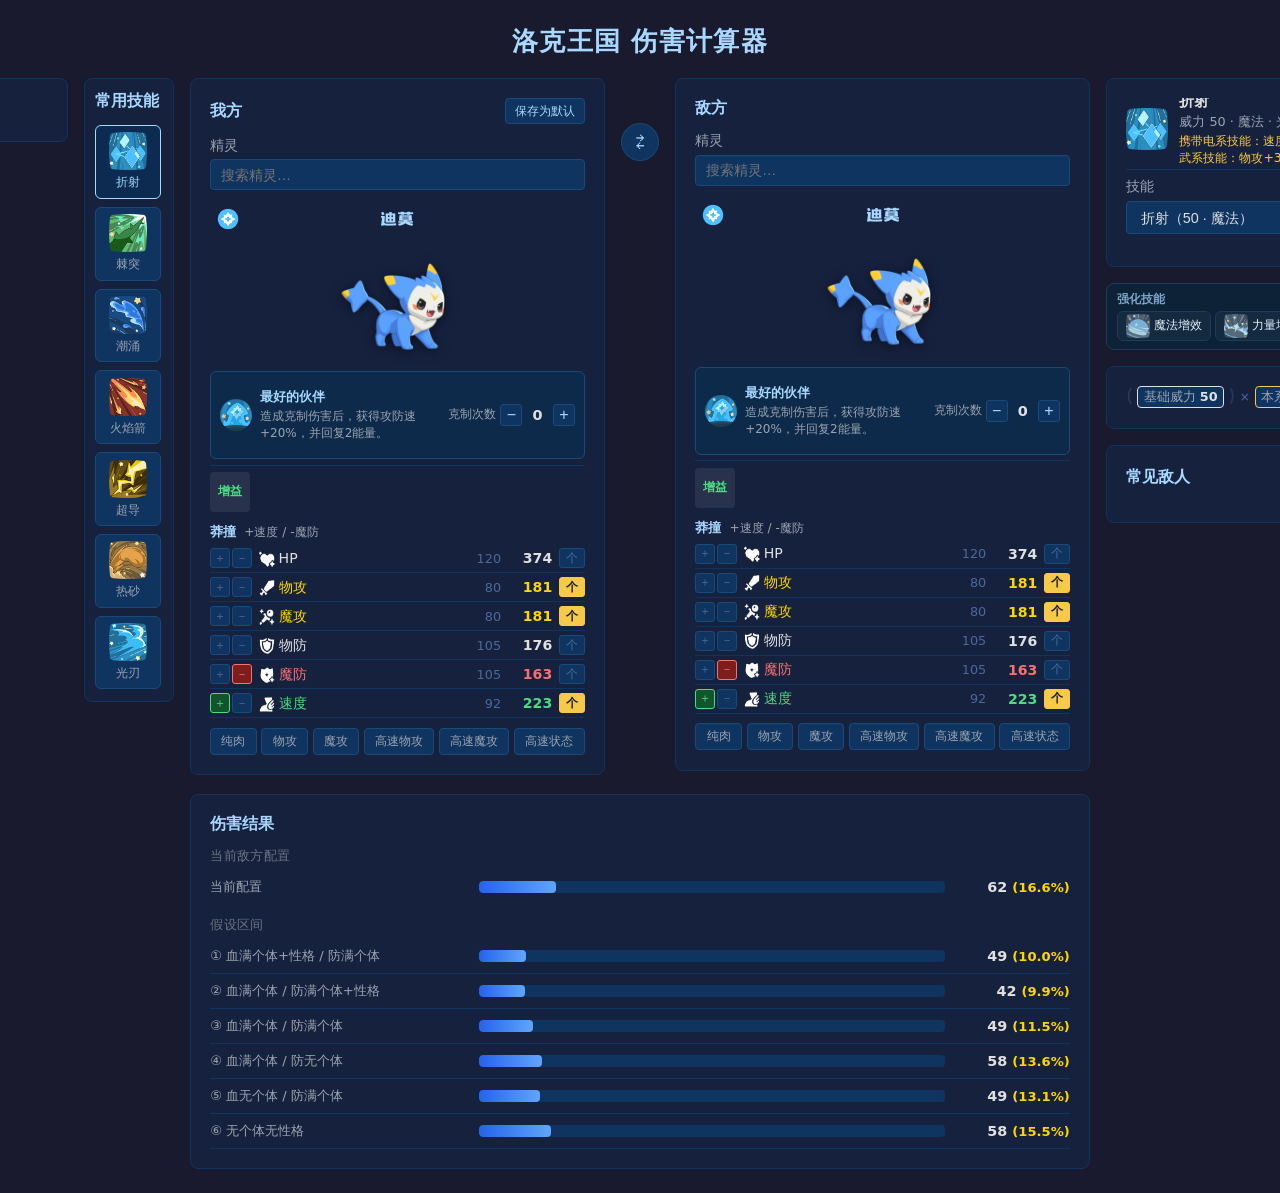
<file: index.html>
<!DOCTYPE html>
<html lang="zh-CN">
<head>
  <meta charset="UTF-8">
  <meta name="viewport" content="width=device-width, initial-scale=1.0">
  <title>洛克王国 伤害计算器</title>
  <link rel="stylesheet" href="style.css">
</head>
<body>
  <div class="app">
    <h1>洛克王国 伤害计算器</h1>

    <div class="battle-row">
      <section class="panel saved-creatures-panel">
        <div class="panel-header">
          <h2>已保存精灵</h2>
          <button id="save-creature-btn" class="save-creature-btn">保存当前精灵</button>
        </div>
        <div id="saved-creatures" class="saved-creatures-grid"></div>
      </section>

      <section class="panel common-moves-panel">
        <h2>常用技能</h2>
        <div id="common-moves" class="common-moves-grid"></div>
      </section>

      <section class="panel attacker-panel">
        <div class="panel-header">
          <h2>我方</h2>
          <div id="attacker-default-btns" class="attacker-default-btns"></div>
        </div>
        <label>精灵
          <div class="csearch-wrap">
            <input type="text" id="attacker-search-input" class="csearch-input" placeholder="搜索精灵…" autocomplete="off" spellcheck="false">
            <div id="attacker-search-list" class="csearch-list" hidden></div>
          </div>
          <select id="attacker-select" hidden></select>
        </label>
        <div id="attacker-stats" class="stat-grid"></div>
        <div id="attacker-presets" class="attacker-presets"></div>
      </section>

      <div class="swap-col">
        <button id="swap-btn" title="交换攻守精灵">⇄</button>
      </div>

      <section class="panel defender-panel">
        <h2>敌方</h2>
        <label>精灵
          <div class="csearch-wrap">
            <input type="text" id="defender-search-input" class="csearch-input" placeholder="搜索精灵…" autocomplete="off" spellcheck="false">
            <div id="defender-search-list" class="csearch-list" hidden></div>
          </div>
          <select id="defender-select" hidden></select>
        </label>
        <div id="defender-stats" class="stat-grid"></div>
        <div id="defender-presets" class="attacker-presets"></div>
      </section>
      <div class="move-col">
        <section class="panel move-panel">
          <div id="move-info-bar" class="move-info-bar"></div>
          <label class="move-select-label">技能<select id="move-select"></select></label>
        </section>
        <div class="move-buff-panel" id="move-buff-panel" style="display:none"></div>
        <section class="panel power-panel" id="power-panel">
          <div id="power-breakdown" class="power-breakdown"></div>
        </section>
        <section class="panel common-enemies-panel">
          <div class="panel-header">
            <h2>常见敌人</h2>
            <button id="lock-enemy-btn" class="lock-enemy-btn">锁定敌方阵容</button>
            <button id="save-enemy-btn" class="save-creature-btn">保存当前敌人</button>
          </div>
          <div id="common-enemies" class="common-enemies-grid"></div>
        </section>
      </div>
    </div>

    <section class="panel result-panel" id="result-panel" hidden>
      <h2>伤害结果</h2>
      <p class="result-subtitle">当前敌方配置</p>
      <div id="result-current"></div>
      <p class="result-subtitle" style="margin-top:0.8rem">假设区间</p>
      <div id="result-bars"></div>
    </section>
  </div>

  <script src="data/moves.js"></script>
  <script src="data/creatures.js"></script>
  <script src="data/buffs.js"></script>
  <script src="calculator.js"></script>
  <script src="app.js"></script>
</body>
</html>
</file>
<file: style.css>
@font-face {
  font-family: "MIANFEIZITI";
  src: url("assets/fonts/MIANFEIZITI.ttf") format("truetype");
}

*, *::before, *::after { box-sizing: border-box; margin: 0; padding: 0; }

body {
  font-family: 'Segoe UI', system-ui, sans-serif;
  background: #1a1a2e;
  color: #e0e0e0;
  min-height: 100vh;
  padding: 1.5rem;
}

.app { max-width: 900px; margin: 0 auto; display: flex; flex-direction: column; gap: 1.2rem; }

h1 { text-align: center; font-size: 1.6rem; color: #a8d8ff; letter-spacing: 0.05em; }
h2 { font-size: 1rem; color: #a8d8ff; margin-bottom: 0.8rem; }

.panel { background: #16213e; border: 1px solid #0f3460; border-radius: 8px; padding: 1.2rem; }

.battle-row {
  display: grid;
  grid-template-columns: auto auto 1fr auto 1fr auto;
  gap: 1rem;
  align-items: start;
  margin-left: calc(-500px - 1rem - 90px - 1rem);
  width: calc(100% + 500px + 1rem + 90px + 1rem + 600px + 1rem);
}
.saved-creatures-panel { width: 500px; padding: 0.75rem 0.6rem; flex-shrink: 0; }

.panel-header { display: flex; align-items: center; margin-bottom: 0.8rem; }
.panel-header h2 { margin-bottom: 0; }
.lock-enemy-btn {
  margin-left: auto;
  margin-right: 0.4rem;
  padding: 0.2rem 0.6rem;
  background: #0f3460;
  border: 1px solid #1a4a7a;
  border-radius: 4px;
  color: #9ca3af;
  font-size: 0.78rem;
  cursor: pointer;
  white-space: nowrap;
  transition: background 0.15s, color 0.15s, border-color 0.15s;
}
.lock-enemy-btn:hover { background: #1a4a7a; color: #e0e0e0; }
.lock-enemy-btn.active {
  background: #5a2d00;
  border-color: #c07830;
  color: #ffcc88;
}
.lock-enemy-btn.active:hover { background: #7a3e00; }
.save-creature-btn {
  margin-left: 0;
  padding: 0.2rem 0.6rem;
  background: #0f3460;
  border: 1px solid #1a4a7a;
  border-radius: 4px;
  color: #9ca3af;
  font-size: 0.78rem;
  cursor: pointer;
  white-space: nowrap;
  transition: background 0.15s, color 0.15s;
}
.save-creature-btn:hover { background: #1a4a7a; color: #e0e0e0; }

.attacker-default-btns { display: flex; gap: 0.35rem; margin-left: auto; }
.default-save-btn, .default-reset-btn {
  padding: 0.2rem 0.55rem;
  border-radius: 4px;
  font-size: 0.75rem;
  cursor: pointer;
  white-space: nowrap;
  transition: background 0.15s, color 0.15s;
}
.default-save-btn {
  background: #0f3460; border: 1px solid #1a4a7a; color: #a8d8ff;
}
.default-save-btn:hover { background: #1a4a7a; color: #e0e0e0; }
.default-reset-btn {
  background: #3b0a0a; border: 1px solid #f87171; color: #f87171;
}
.default-reset-btn:hover { background: #7f1d1d; color: #fca5a5; }

.saved-creatures-grid {
  display: flex;
  flex-wrap: wrap;
  gap: 0.4rem;
}
.saved-creature-card {
  position: relative;
  display: flex;
  flex-direction: column;
  align-items: center;
  gap: 0.2rem;
  cursor: grab;
  width: 72px;
  border-radius: 6px;
  padding: 0.25rem;
  transition: background 0.15s;
}
.saved-creature-card:hover { background: rgba(26, 74, 122, 0.6); }
.saved-creature-remove {
  position: absolute;
  top: -4px; left: -4px;
  width: 16px; height: 16px;
  padding: 0;
  background: #7f1d1d;
  border: 1px solid #f87171;
  border-radius: 50%;
  color: #f87171;
  font-size: 0.75rem;
  line-height: 1;
  cursor: pointer;
  opacity: 0;
  transition: opacity 0.15s;
  z-index: 10;
}
.saved-creature-card:hover .saved-creature-remove { opacity: 1; }
.saved-creature-card.dragging { opacity: 0.4; cursor: grabbing; }
.saved-creature-card.drag-over { outline: 2px solid #a8d8ff; background: rgba(26, 74, 122, 0.6); }
.saved-creature-card img {
  width: 62px;
  height: 62px;
  object-fit: contain;
  filter: drop-shadow(0 2px 4px rgba(0,0,0,0.4));
}
.saved-creature-name {
  font-size: 0.75rem;
  color: #a8d8ff;
  text-align: center;
  word-break: break-all;
}
.saved-creature-overlay {
  display: none;
  position: absolute;
  inset: 0;
  flex-direction: column;
  align-items: center;
  justify-content: center;
  gap: 0.3rem;
  background: rgba(15, 52, 96, 0.65);
  border-radius: 6px;
  padding: 0.3rem;
}
.saved-creature-card:hover .saved-creature-overlay,
.saved-creature-card.pinned .saved-creature-overlay { display: flex; }
.saved-overlay-btn {
  width: 100%;
  padding: 0.2rem 0;
  font-size: 0.7rem;
  border-radius: 3px;
  cursor: pointer;
  border: 1px solid #1a4a7a;
  background: #0f3460;
  color: #e0e0e0;
  transition: background 0.15s;
}
.saved-overlay-btn:hover { background: #1a4a7a; }
.saved-overlay-btn--remove { background: #7f1d1d; border-color: #f87171; color: #f87171; }
.saved-overlay-btn--remove:hover { background: #991b1b; }
.saved-overlay-btn--overwrite { background: #713f12; border-color: #fbbf24; color: #fbbf24; }
.saved-overlay-btn--overwrite:hover { background: #92400e; }
.saved-rename-input {
  width: 100%;
  padding: 0.2rem 0.3rem;
  font-size: 0.7rem;
  background: #0f3460;
  border: 1px solid #a8d8ff;
  border-radius: 3px;
  color: #e0e0e0;
  outline: none;
}
.common-moves-panel { width: 90px; padding: 0.75rem 0.6rem; flex-shrink: 0; }
.move-col { width: 600px; display: flex; flex-direction: column; gap: 1rem; }
.move-col .power-panel,
.move-col .common-enemies-panel { margin: 0; }
.common-enemies-grid { display: flex; flex-wrap: wrap; gap: 0.4rem; margin-top: 0.4rem; }
.common-enemy-card {
  position: relative;
  display: flex;
  flex-direction: column;
  align-items: center;
  gap: 0.2rem;
  cursor: pointer;
  width: 72px;
  border-radius: 6px;
  padding: 0.25rem;
  transition: background 0.15s;
}
.enemy-bar-track {
  width: 100%;
  height: 4px;
  background: #1a3050;
  border-radius: 2px;
  margin-top: 0.25rem;
  overflow: hidden;
}
.enemy-bar-fill {
  height: 100%;
  background: #3b82f6;
  border-radius: 2px;
  transition: width 0.2s, background 0.2s;
}
.enemy-dmg-value {
  font-size: 0.65rem;
  color: #9ca3af;
  text-align: center;
  margin-top: 0.1rem;
  white-space: nowrap;
}
.enemy-dmg-value .bar-pct { color: #6b7280; }
.enemy-bar-fill.bar--yellow { background: #eab308; }
.enemy-bar-fill.bar--red    { background: #ef4444; }

.common-enemy-card { cursor: grab; }
.common-enemy-card:hover { background: rgba(26, 74, 122, 0.6); }
.common-enemy-card.dragging { opacity: 0.4; cursor: grabbing; }
.common-enemy-card.drag-over { outline: 2px solid #a8d8ff; background: rgba(26, 74, 122, 0.6); }
.common-enemy-card img { width: 62px; height: 62px; object-fit: contain; filter: drop-shadow(0 2px 4px rgba(0,0,0,0.4)); }
.common-enemy-remove {
  position: absolute;
  top: -4px; left: -4px;
  width: 16px; height: 16px;
  padding: 0;
  background: #7f1d1d;
  border: 1px solid #f87171;
  border-radius: 50%;
  color: #f87171;
  font-size: 0.75rem;
  line-height: 1;
  cursor: pointer;
  display: flex; align-items: center; justify-content: center;
  z-index: 1;
  opacity: 0;
  transition: opacity 0.15s;
}
.common-enemy-card:hover .common-enemy-remove { opacity: 1; }

/* 精灵搜索下拉 */
.csearch-wrap { position: relative; }

.csearch-input {
  background: #0f3460;
  color: #e0e0e0;
  border: 1px solid #1a4a7a;
  border-radius: 4px;
  padding: 0.4rem 0.6rem;
  font-size: 0.9rem;
  width: 100%;
}
.csearch-input:focus { outline: 2px solid #a8d8ff; }

.csearch-list {
  position: absolute;
  top: calc(100% + 2px);
  left: 0; right: 0;
  background: #0f3460;
  border: 1px solid #1a4a7a;
  border-radius: 4px;
  max-height: 220px;
  overflow-y: auto;
  z-index: 100;
  box-shadow: 0 4px 12px rgba(0,0,0,0.5);
}

.csearch-item {
  padding: 0.35rem 0.6rem;
  font-size: 0.88rem;
  cursor: pointer;
  color: #e0e0e0;
}
.csearch-item:hover { background: #1a4a7a; color: #fff; }

.swap-col {
  display: flex;
  align-items: center;
  justify-content: center;
  padding-top: 2.8rem;
}

#swap-btn {
  background: #0f3460;
  border: 1px solid #1a4a7a;
  border-radius: 50%;
  color: #a8d8ff;
  font-size: 1.3rem;
  width: 2.4rem;
  height: 2.4rem;
  cursor: pointer;
  display: flex;
  align-items: center;
  justify-content: center;
  transition: background 0.15s, color 0.15s, transform 0.2s;
  line-height: 1;
}
#swap-btn:hover { background: #1a4a7a; color: #fff; transform: rotate(180deg); }

label { display: flex; flex-direction: column; gap: 0.3rem; font-size: 0.85rem; color: #9ca3af; }

select, input[type="number"] {
  background: #0f3460;
  color: #e0e0e0;
  border: 1px solid #1a4a7a;
  border-radius: 4px;
  padding: 0.4rem 0.6rem;
  font-size: 0.9rem;
  width: 100%;
}
select:focus, input:focus { outline: 2px solid #a8d8ff; }

.stat-grid { margin-top: 0.8rem; }
.stat-label {
  position: relative;
  display: flex;
  align-items: center;
  gap: 0.4rem;
  color: #a8d8ff;
  margin-bottom: 0.4rem;
  height: 32px;
}
.stat-label-name {
  font-size: 1.1rem;
  white-space: nowrap;
  position: absolute;
  left: 50%;
  transform: translateX(-50%);
  font-family: "MIANFEIZITI" !important;
  font-variant-numeric: tabular-nums;
  font-feature-settings: 'tnum';
}
.stat-label-types { display: flex; align-items: center; gap: 0.25rem; flex-shrink: 0; }
.stat-label .boss-btn { margin-left: auto; flex-shrink: 0; }
.stat-row {
  display: flex;
  justify-content: space-between;
  padding: 0.2rem 0;
  font-size: 0.88rem;
  border-bottom: 1px solid #0f3460;
}
.stat-row span:last-child { font-weight: 600; color: #e0e0e0; }

/* 我方可交互属性行 */
.stat-row--interactive {
  display: flex;
  align-items: center;
  gap: 0.4rem;
  padding: 0.25rem 0;
  border-bottom: 1px solid #0f3460;
}
.stat-row--interactive .stat-name  { flex: 1; font-size: 0.88rem; }
.stat-row--interactive .stat-base  { color: #4a6a9a; font-size: 0.8rem; min-width: 2rem; text-align: right; }
.stat-row--interactive .stat-value { font-weight: 600; color: #e0e0e0; font-size: 0.88rem; min-width: 2.8rem; text-align: right; }

.nature-btns { display: flex; gap: 2px; flex-shrink: 0; }

.nature-btn {
  width: 20px; height: 20px;
  border: 1px solid #1a4a7a;
  border-radius: 3px;
  font-size: 0.72rem;
  cursor: pointer;
  background: #0f3460;
  color: #4a6a9a;
  display: flex; align-items: center; justify-content: center;
  line-height: 1;
  transition: background 0.15s, color 0.15s;
}
.nature-btn--plus.active  { background: #14532d; border-color: #4ade80; color: #4ade80; }
.nature-btn--minus.active { background: #7f1d1d; border-color: #f87171; color: #f87171; }
.nature-btn:not(.active):hover { background: #1a4a7a; color: #9ca3af; }

.stat--iv     { color: #ffd700 !important; }
.stat--boost  { color: #4ade80 !important; }
.stat--reduce { color: #f87171 !important; }

/* creature number */
.creature-no {
  font-size: 0.75rem;
  color: #6b7280;
  margin-right: 0.4rem;
  font-variant-numeric: tabular-nums;
}

/* stat icons */
.stat-icon {
  width: 16px;
  height: 16px;
  vertical-align: middle;
  margin-right: 4px;
  image-rendering: auto;
}

/* type badges */
.type-icon {
  height: 28px;
  width: auto;
  vertical-align: middle;
  margin-left: 4px;
  border-radius: 3px;
}
.type-badge {
  display: inline-block;
  padding: 1px 7px;
  border-radius: 10px;
  font-size: 0.75rem;
  font-weight: 600;
  color: #fff;
  vertical-align: middle;
  margin-left: 4px;
  text-shadow: 0 1px 2px rgba(0,0,0,0.5);
}

/* creature image */
.creature-img-area {
  position: relative;
}
.boss-btn {
  width: 32px;
  height: 32px;
  padding: 0;
  background: #1a1a2e;
  border: 2px solid #4a6a9a;
  border-radius: 50%;
  color: #9ca3af;
  font-size: 0.75rem;
  cursor: pointer;
  display: flex;
  align-items: center;
  justify-content: center;
  transition: background 0.15s, color 0.15s, border-color 0.15s;
}
.boss-btn:hover { background: #1a4a7a; color: #e0e0e0; }
.boss-btn.active { background: #7c2d12; border-color: #f97316; color: #f97316; font-weight: 600; }

.creature-img-wrap {
  display: flex;
  align-items: center;
  justify-content: center;
  margin: 0.6rem 0 0.4rem;
}
.creature-img-wrap.has-forms {
  justify-content: space-between;
}
.form-arrow {
  display: flex;
  flex-direction: column;
  align-items: center;
  gap: 0.2rem;
  background: rgba(168,216,255,0.05);
  border: 1px solid rgba(168,216,255,0.2);
  border-radius: 8px;
  color: #a8d8ff;
  cursor: pointer;
  padding: 0.5rem 0.7rem;
  opacity: 0.55;
  transition: opacity 0.15s, background 0.15s;
  flex-shrink: 0;
}
.form-arrow:hover { opacity: 1; background: rgba(168,216,255,0.12); }
.arrow-icon { font-size: 2.4rem; line-height: 1; }
.arrow-text { font-size: 0.7rem; white-space: nowrap; }
.creature-img {
  max-height: 120px;
  max-width: 100%;
  image-rendering: auto;
  filter: drop-shadow(0 2px 6px rgba(0,0,0,0.5));
}

.ability-block {
  display: flex;
  align-items: center;
  gap: 0.5rem;
  padding: 0.45rem 0.55rem;
  margin-bottom: 0.35rem;
  background: #0d2a4a;
  border: 1px solid #1a4a7a;
  border-radius: 6px;
  height: 5.5rem;
  overflow: hidden;
  box-sizing: border-box;
}
.ability-icon {
  width: 32px;
  height: 32px;
  border-radius: 4px;
  flex-shrink: 0;
}
.ability-info {
  display: flex;
  flex-direction: column;
  gap: 0.15rem;
  min-width: 0;
  flex: 1;
}
.ability-controls {
  margin-left: auto;
  flex-shrink: 0;
  align-self: center;
}
.ability-name {
  font-size: 0.82rem;
  font-weight: 600;
  color: #a8d8ff;
}
.ability-desc {
  font-size: 0.75rem;
  color: #9ca3af;
  line-height: 1.4;
}

.nature-label {
  font-size: 0.82rem;
  color: #9ca3af;
  margin: 0.3rem 0 0.2rem;
  display: flex;
  gap: 0.5rem;
  align-items: baseline;
}
.nature-name  { color: #a8d8ff; font-weight: 600; }
.nature-detail { font-size: 0.76rem; }

.iv-btn {
  flex-shrink: 0;
  padding: 0 6px; height: 20px;
  border: 1px solid #1a4a7a;
  border-radius: 3px;
  font-size: 0.72rem;
  cursor: pointer;
  background: #0f3460;
  color: #4a6a9a;
  transition: background 0.15s, color 0.15s;
}
.iv-btn.active { background: #f7c948; border-color: #f7c948; color: #1a1a2e; font-weight: 700; }
.iv-btn:not(.active):hover { background: #1a4a7a; color: #9ca3af; }

/* 预设配方按钮栏 */
.attacker-presets { display: flex; flex-wrap: nowrap; gap: 0.3rem; margin-top: 0.6rem; }
.preset-btn {
  flex: 1 1 auto;
  text-align: center;
  padding: 0.25rem 0;
  background: #0f3460; border: 1px solid #1a4a7a; border-radius: 4px;
  cursor: pointer; color: #9ca3af; font-size: 0.78rem;
  white-space: nowrap;
  transition: background 0.15s, border-color 0.15s, color 0.15s;
}
.preset-btn:hover { background: #1a4a7a; color: #e0e0e0; }
.preset-btn.active { border-color: #a8d8ff; color: #a8d8ff; background: #0d2a50; }

/* 常用技能快捷栏 */
.common-moves-grid { display: flex; flex-direction: column; gap: 0.5rem; margin-top: 0.4rem; }
.common-move-wrap { position: relative; display: inline-block; width: 66px; }
.common-move-remove {
  position: absolute;
  top: -4px; left: -4px;
  width: 16px; height: 16px;
  padding: 0;
  background: #7f1d1d;
  border: 1px solid #f87171;
  border-radius: 50%;
  color: #f87171;
  font-size: 0.75rem;
  line-height: 1;
  cursor: pointer;
  display: flex; align-items: center; justify-content: center;
  z-index: 1;
  opacity: 0;
  transition: opacity 0.15s;
}
.common-move-wrap { cursor: grab; }
.common-move-wrap:hover .common-move-remove { opacity: 1; }
.common-move-wrap.dragging { opacity: 0.4; cursor: grabbing; }
.common-move-wrap.drag-over { outline: 2px solid #a8d8ff; border-radius: 6px; }
.common-move-btn {
  display: flex; flex-direction: column; align-items: center; gap: 0.25rem;
  padding: 0.4rem 0.5rem; width: 66px;
  background: #0f3460; border: 1px solid #1a4a7a; border-radius: 6px;
  cursor: pointer; color: #9ca3af; font-size: 0.75rem;
  transition: background 0.15s, border-color 0.15s, color 0.15s;
  overflow: hidden;
}
.common-move-btn img { width: 38px; height: 38px; border-radius: 4px; }
.common-move-btn:hover { background: #1a4a7a; color: #e0e0e0; }
.common-move-btn.active { border-color: #a8d8ff; color: #a8d8ff; background: #0d2a50; }

/* 技能信息栏（下拉框上方）*/
.add-common-btn {
  margin-left: auto;
  flex-shrink: 0;
  padding: 0.25rem 0.6rem;
  background: #0f3460;
  border: 1px solid #1a4a7a;
  border-radius: 4px;
  color: #9ca3af;
  font-size: 0.78rem;
  cursor: pointer;
  white-space: nowrap;
  transition: background 0.15s, color 0.15s;
}
.add-common-btn:hover { background: #1a4a7a; color: #e0e0e0; }

.move-info-bar {
  display: flex; align-items: center; gap: 0.7rem;
  padding: 0 0 0.6rem; margin-bottom: 0.5rem;
  border-bottom: 1px solid #0f3460;
  height: 4.5rem; overflow: hidden; box-sizing: border-box;
}

.move-effect-toggles {
  margin-left: auto;
  display: flex;
  flex-direction: column;
  gap: 4px;
  align-self: center;
  flex-shrink: 0;
}

/* 威力计算过程 */
.power-breakdown {
  display: flex;
  flex-wrap: wrap;
  align-items: center;
  gap: 0.2rem 0.25rem;
  font-size: 0.8rem;
}
.pw-chip {
  padding: 0.1rem 0.35rem;
  background: #0f3460;
  border: 1px solid #1a4a7a;
  border-radius: 4px;
  color: #9ca3af;
  white-space: nowrap;
}
.pw-chip b { color: #e0e0e0; }
.pw-chip--base   { border-color: #e0e0e0; color: #9ca3af; }
.pw-chip--base b { color: #e0e0e0; }
.pw-chip--bonus  { border-color: #a8d8ff; color: #9ca3af; }
.pw-chip--bonus b { color: #a8d8ff; }
.pw-chip--buff   { border-color: #4ade80; color: #9ca3af; }
.pw-chip--buff b { color: #4ade80; }
.pw-chip--stab   { border-color: #f7c948; color: #9ca3af; }
.pw-chip--stab b { color: #f7c948; }
.pw-chip--super  { border-color: #f87171; color: #9ca3af; }
.pw-chip--super b { color: #f87171; }
.pw-chip--resist { border-color: #60a5fa; color: #9ca3af; }
.pw-chip--resist b { color: #60a5fa; }
.pw-sep   { color: #4a6a9a; font-size: 0.75rem; margin: 0 0.05rem; }
.pw-paren { color: #2a3a5a; font-size: 1.1rem; line-height: 1; }
.pw-result { font-size: 0.82rem; color: #a8d8ff; }
.pw-result b { font-size: 0.9rem; color: #fff; }
.energy-stepper {
  display: flex;
  align-items: center;
  gap: 4px;
}
.stepper-label {
  font-size: 0.73rem;
  color: #9ca3af;
  white-space: nowrap;
}
.stepper-btn {
  width: 22px; height: 22px;
  border: 1px solid #1a4a7a;
  border-radius: 3px;
  font-size: 1rem;
  line-height: 1;
  cursor: pointer;
  background: #0f3460;
  color: #a8d8ff;
  display: flex; align-items: center; justify-content: center;
  transition: background 0.15s;
}
.stepper-btn:hover { background: #1a4a7a; }
.stepper-val {
  min-width: 1.4rem;
  text-align: center;
  font-weight: 700;
  color: #e0e0e0;
  font-size: 0.9rem;
}

.effect-toggle {
  padding: 2px 8px;
  border: 1px solid #1a4a7a;
  border-radius: 4px;
  font-size: 0.75rem;
  cursor: pointer;
  background: #0f3460;
  color: #4a6a9a;
  transition: background 0.15s, color 0.15s, border-color 0.15s;
  white-space: nowrap;
}
.effect-toggle.active  { background: #14532d; border-color: #4ade80; color: #4ade80; font-weight: 600; }
.effect-toggle:not(.active):hover { background: #1a4a7a; color: #9ca3af; }
.move-info-icon { width: 42px; height: 42px; border-radius: 6px; flex-shrink: 0; }
.move-info-text { display: flex; flex-direction: column; gap: 0.15rem; }
.move-info-name  { font-weight: 600; font-size: 0.95rem; color: #e0e0e0; }
.move-info-stats { font-size: 0.8rem; color: #9ca3af; }
.move-note { font-size: 0.78rem; color: #f7c948; }

/* 技能下拉标签 */
.move-select-label { display: flex; flex-direction: column; gap: 0.3rem; font-size: 0.85rem; color: #9ca3af; margin-bottom: 0.8rem; }

.param-row { display: grid; grid-template-columns: 1fr 1fr 1fr; gap: 0.8rem; margin-bottom: 1rem; }


.bar-row {
  display: grid;
  grid-template-columns: 16rem 1fr 7rem;
  align-items: center;
  gap: 0.8rem;
  padding: 0.5rem 0;
  border-bottom: 1px solid #0f3460;
}
.bar-row--absolute {
  border-top: 2px solid #2a4a7a;
  margin-top: 0.4rem;
  padding-top: 0.6rem;
}
.bar-row--current { border-bottom: none; }
.bar-fill--current { background: linear-gradient(90deg, #60a5fa, #93c5fd); }

.result-subtitle {
  font-size: 0.8rem;
  color: #6b7280;
  margin-bottom: 0.3rem;
  font-weight: 500;
  letter-spacing: 0.03em;
}

.bar-label { font-size: 0.82rem; color: #9ca3af; }
.bar-track { background: #0f3460; border-radius: 4px; height: 12px; overflow: hidden; }
.bar-fill {
  height: 100%;
  background: linear-gradient(90deg, #2563eb, #60a5fa);
  border-radius: 4px;
  transition: width 0.4s ease;
}
.bar-fill.bar--yellow, .bar-fill--current.bar--yellow { background: linear-gradient(90deg, #ca8a04, #eab308); }
.bar-fill.bar--red,    .bar-fill--current.bar--red    { background: linear-gradient(90deg, #b91c1c, #ef4444); }

.bar-value { font-size: 0.9rem; font-weight: 600; text-align: right; }
.bar-pct { color: #ffd700; font-size: 0.82rem; }

@media (max-width: 600px) {
  .battle-row { grid-template-columns: 1fr; }
  .bar-row { grid-template-columns: 1fr auto; }
  .bar-track { display: none; }
}

/* ── Buff 栏 ──────────────────────────────────────────────────────────────── */
.buff-bar {
  display: flex;
  flex-wrap: wrap;
  gap: 0.4rem;
  padding: 0.4rem 0;
  border-top: 1px solid #0f3460;
  margin-top: 0.3rem;
  min-height: 2rem;
}
.buff-bar--empty { border: none; min-height: 0; padding: 0; margin: 0; }

.buff-slot {
  position: relative;
  display: flex;
  flex-direction: column;
  align-items: center;
  gap: 2px;
  cursor: default;
}

.buff-icon-wrap {
  position: relative;
  width: 40px;
  height: 40px;
}
.buff-label-wrap {
  display: flex;
  align-items: center;
  justify-content: center;
  background: rgba(255,255,255,0.08);
  border-radius: 4px;
  font-size: 0.75rem;
  font-weight: 700;
  color: #4ade80;
  cursor: default;
}

.buff-icon {
  width: 40px;
  height: 40px;
  border-radius: 4px;
  object-fit: contain;
  opacity: 0.35;
  transition: opacity 0.15s;
}
.buff-slot.active .buff-icon { opacity: 1; }

.buff-stacks {
  position: absolute;
  bottom: 1px;
  right: 1px;
  background: #555;
  color: #fff;
  font-size: 0.65rem;
  font-weight: 700;
  min-width: 14px;
  height: 14px;
  border-radius: 7px;
  display: flex;
  align-items: center;
  justify-content: center;
  padding: 0 2px;
}
.buff-slot.active .buff-stacks { background: #c0392b; }

/* Tooltip */
.buff-tooltip {
  display: none;
  position: absolute;
  bottom: calc(100% + 6px);
  left: 50%;
  transform: translateX(-50%);
  background: #0f3460;
  border: 1px solid #1a4a7a;
  border-radius: 6px;
  padding: 0.4rem 0.6rem;
  white-space: nowrap;
  z-index: 100;
  pointer-events: none;
  flex-direction: column;
  gap: 2px;
}
.buff-slot:hover .buff-tooltip { display: flex; }
.buff-tooltip-name   { font-size: 0.82rem; font-weight: 600; color: #a8d8ff; }
.buff-tooltip-effects { font-size: 0.75rem; color: #9ca3af; }

/* 减益 buff 槽（负层数） */
.buff-slot--debuff.active .buff-stacks { background: #7c3aed; }
.buff-slot--debuff .buff-label-wrap { color: #f87171; }

/* 强化技能面板 */
.move-buff-panel {
  background: #0d2137;
  border: 1px solid #1e3a5f;
  border-radius: 8px;
  padding: 0.5rem 0.6rem;
  display: flex;
  flex-wrap: wrap;
  gap: 4px;
  align-items: center;
}
.move-buff-title {
  font-size: 0.72rem;
  font-weight: 700;
  color: #7da8cc;
  width: 100%;
  margin-bottom: 0;
}
/* 技能按钮和重置按钮共用基础样式 */
.move-buff-apply-btn,
.move-buff-reset-btn {
  display: flex;
  align-items: center;
  height: 30px;        /* 24px图标 + 3px上下padding + 1px边框×2 */
  border-radius: 6px;
  padding: 0 8px;
  cursor: pointer;
  font-size: 0.78rem;
  white-space: nowrap;
  transition: background 0.12s;
  box-sizing: border-box;
}
.move-buff-apply-btn {
  gap: 4px;
  background: rgba(255,255,255,0.04);
  border: 1px solid #1e3a5f;
  color: #cce5ff;
}
.move-buff-apply-btn:hover { background: rgba(255,255,255,0.1); border-color: #3a7bd5; }
.move-buff-reset-btn {
  background: rgba(220,50,50,0.15);
  border: 1px solid #7f2020;
  color: #f87171;
}
.move-buff-reset-btn:hover { background: rgba(220,50,50,0.3); }
.move-buff-icon {
  width: 24px;
  height: 24px;
  border-radius: 3px;
  object-fit: contain;
  flex-shrink: 0;
}
.move-buff-name {
  color: #e2f0ff;
}
</file>
